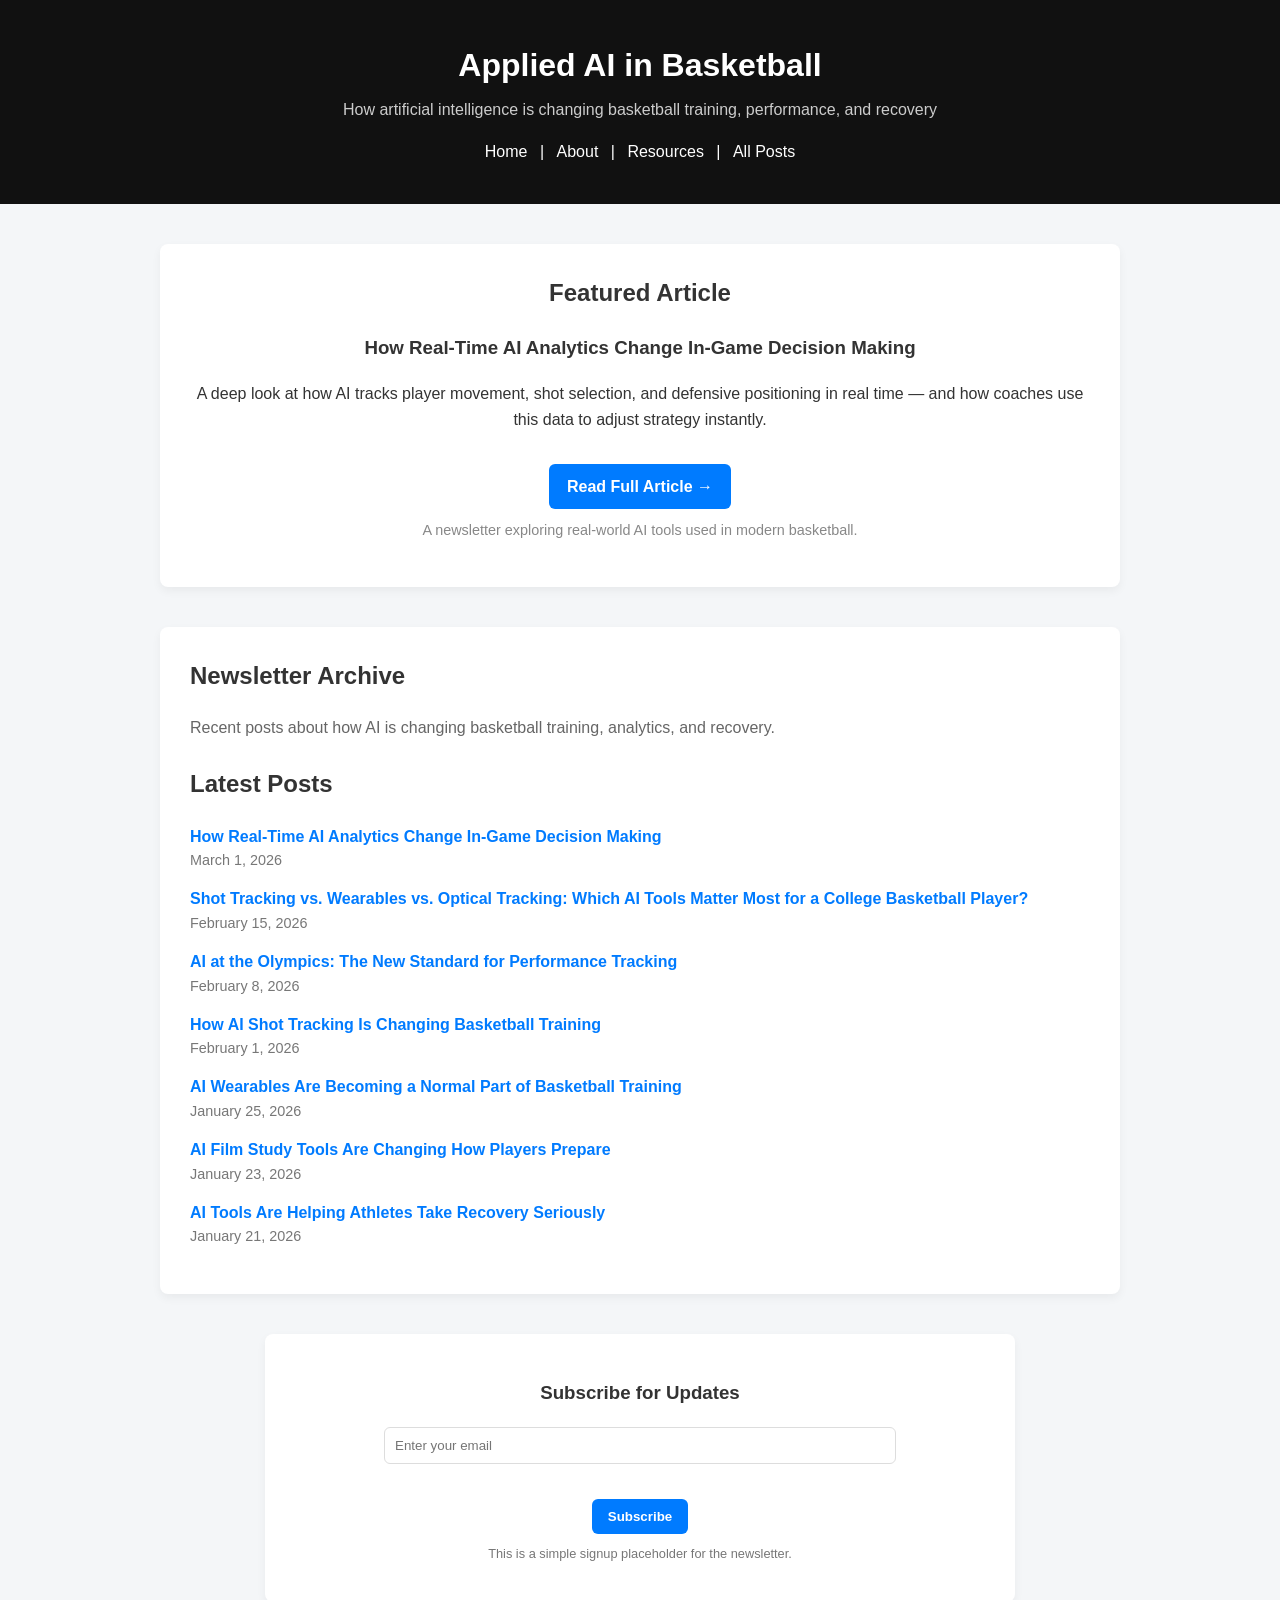
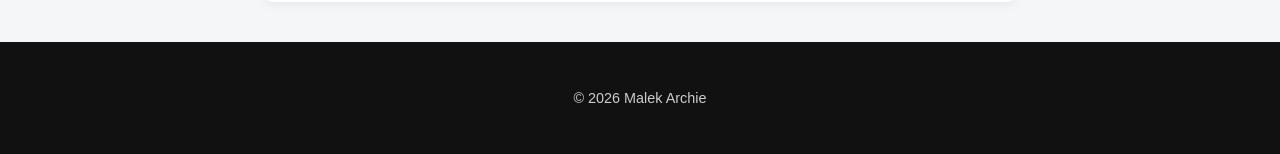
<file: index.html>
<!DOCTYPE html>
<html lang="en">
<head>
    <meta charset="UTF-8">
    <title>Applied AI in Basketball</title>
    <meta name="viewport" content="width=device-width, initial-scale=1.0">
    <link rel="stylesheet" href="style.css">
</head>

<body>

<header>
    <h1>Applied AI in Basketball</h1>
    <p class="tagline">How artificial intelligence is changing basketball training, performance, and recovery</p>

    <nav>
        <a href="index.html">Home</a> |
        <a href="about.html">About</a> |
        <a href="resources.html">Resources</a> |
        <a href="index.html#posts">All Posts</a>
    </nav>
</header>

<!-- HERO FEATURE -->
<section class="hero">

    <h2>Featured Article</h2>

    <h3>
        <a href="real-time-ai-analytics.html" style="color:inherit;text-decoration:none;">
            How Real-Time AI Analytics Change In-Game Decision Making
        </a>
    </h3>

    <p>
        A deep look at how AI tracks player movement, shot selection, and defensive positioning
        in real time — and how coaches use this data to adjust strategy instantly.
    </p>

    <a class="hero-button" href="real-time-ai-analytics.html">
        Read Full Article →
    </a>

    <p style="color:#888;font-size:0.9rem;margin-top:10px;">
        A newsletter exploring real-world AI tools used in modern basketball.
    </p>

</section>

<!-- POST ARCHIVE -->
<main id="posts">

<h2 style="margin-top:0;">Newsletter Archive</h2>

<p style="color:#666;margin-bottom:25px;">
Recent posts about how AI is changing basketball training, analytics, and recovery.
</p>

<h2>Latest Posts</h2>

<ul class="post-list">

<li>
<a href="real-time-ai-analytics.html">
How Real-Time AI Analytics Change In-Game Decision Making
</a>
<span class="date">March 1, 2026</span>
</li>

<li>
<a href="research-shottracking-comparison.html">
Shot Tracking vs. Wearables vs. Optical Tracking: Which AI Tools Matter Most for a College Basketball Player?
</a>
<span class="date">February 15, 2026</span>
</li>

<li>
<a href="ai-olympic-tracking.html">
AI at the Olympics: The New Standard for Performance Tracking
</a>
<span class="date">February 8, 2026</span>
</li>

<li>
<a href="ai-shot-tracking-basketball.html">
How AI Shot Tracking Is Changing Basketball Training
</a>
<span class="date">February 1, 2026</span>
</li>

<li>
<a href="ai-wearables-basketball.html">
AI Wearables Are Becoming a Normal Part of Basketball Training
</a>
<span class="date">January 25, 2026</span>
</li>

<li>
<a href="ai-film-study-basketball.html">
AI Film Study Tools Are Changing How Players Prepare
</a>
<span class="date">January 23, 2026</span>
</li>

<li>
<a href="ai-recovery-tools-basketball.html">
AI Tools Are Helping Athletes Take Recovery Seriously
</a>
<span class="date">January 21, 2026</span>
</li>

</ul>

</main>

<!-- EMAIL SIGNUP -->
<section class="email-signup">

<h3>Subscribe for Updates</h3>

<form action="https://formspree.io/f/your-form-id" method="POST">

<input
type="email"
name="email"
placeholder="Enter your email"
required
>

<br><br>

<button type="submit">
Subscribe
</button>

<p style="font-size:0.8rem;color:#777;margin-top:10px;">
This is a simple signup placeholder for the newsletter.
</p>

</form>

</section>

<footer>

<p>© 2026 Malek Archie</p>

</footer>

</body>

</html>
</file>
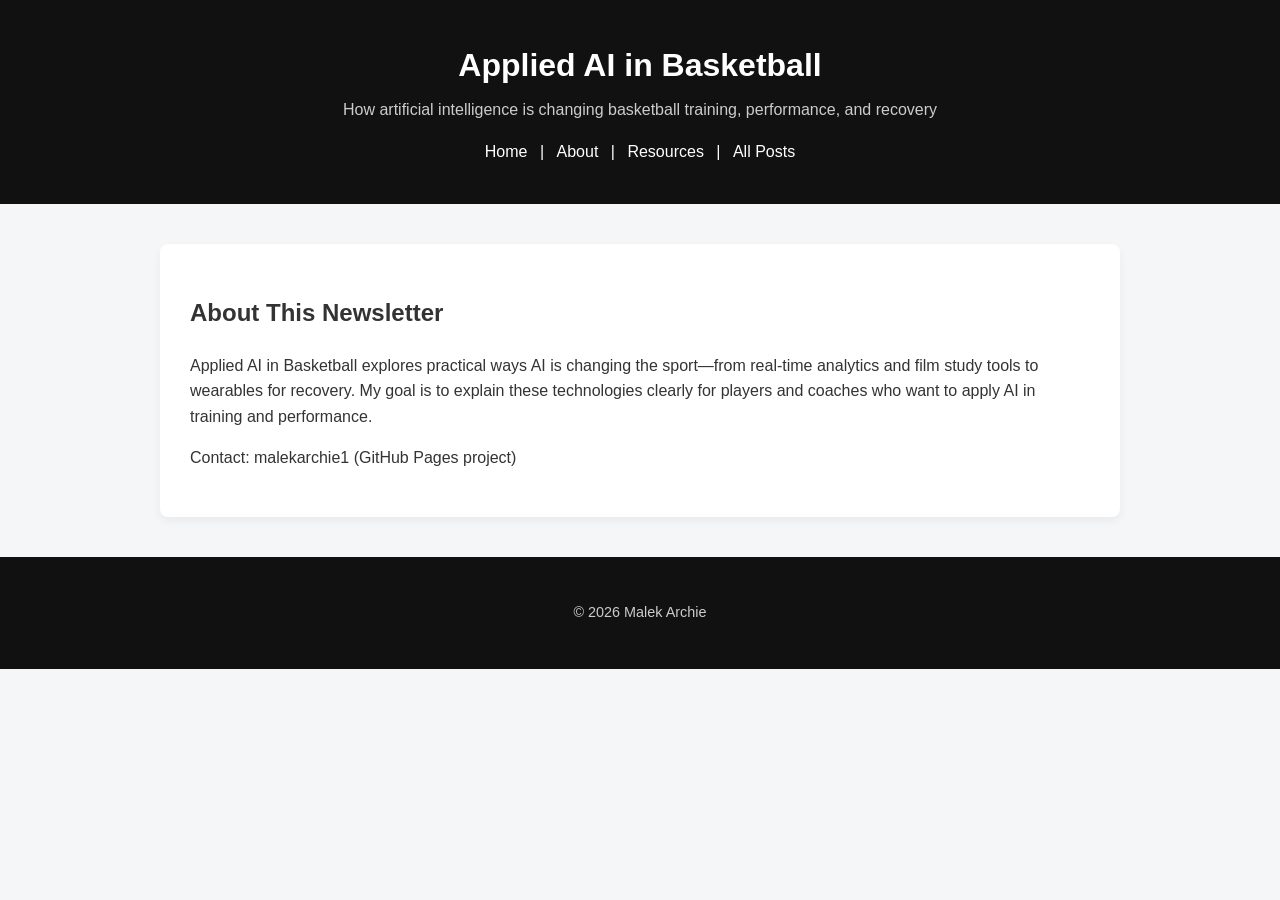
<file: about.html>
<!DOCTYPE html>
<html lang="en">
<head>
    <meta charset="UTF-8">
    <title>About - Applied AI in Basketball</title>
    <meta name="viewport" content="width=device-width, initial-scale=1.0">
    <link rel="stylesheet" href="style.css">
</head>
<body>

<header>
    <h1>Applied AI in Basketball</h1>
    <p class="tagline">How artificial intelligence is changing basketball training, performance, and recovery</p>
    <nav>
        <a href="index.html">Home</a> |
        <a href="about.html">About</a> |
        <a href="resources.html">Resources</a> |
        <a href="index.html#posts">All Posts</a>
    </nav>
</header>

<main>
    <h2>About This Newsletter</h2>
    <p>Applied AI in Basketball explores practical ways AI is changing the sport—from real-time analytics and film study tools to wearables for recovery. My goal is to explain these technologies clearly for players and coaches who want to apply AI in training and performance.</p>
    <p>Contact: malekarchie1 (GitHub Pages project)</p>
</main>

<footer>
    <p>&copy; 2026 Malek Archie</p>
</footer>

</body>
</html>
</file>
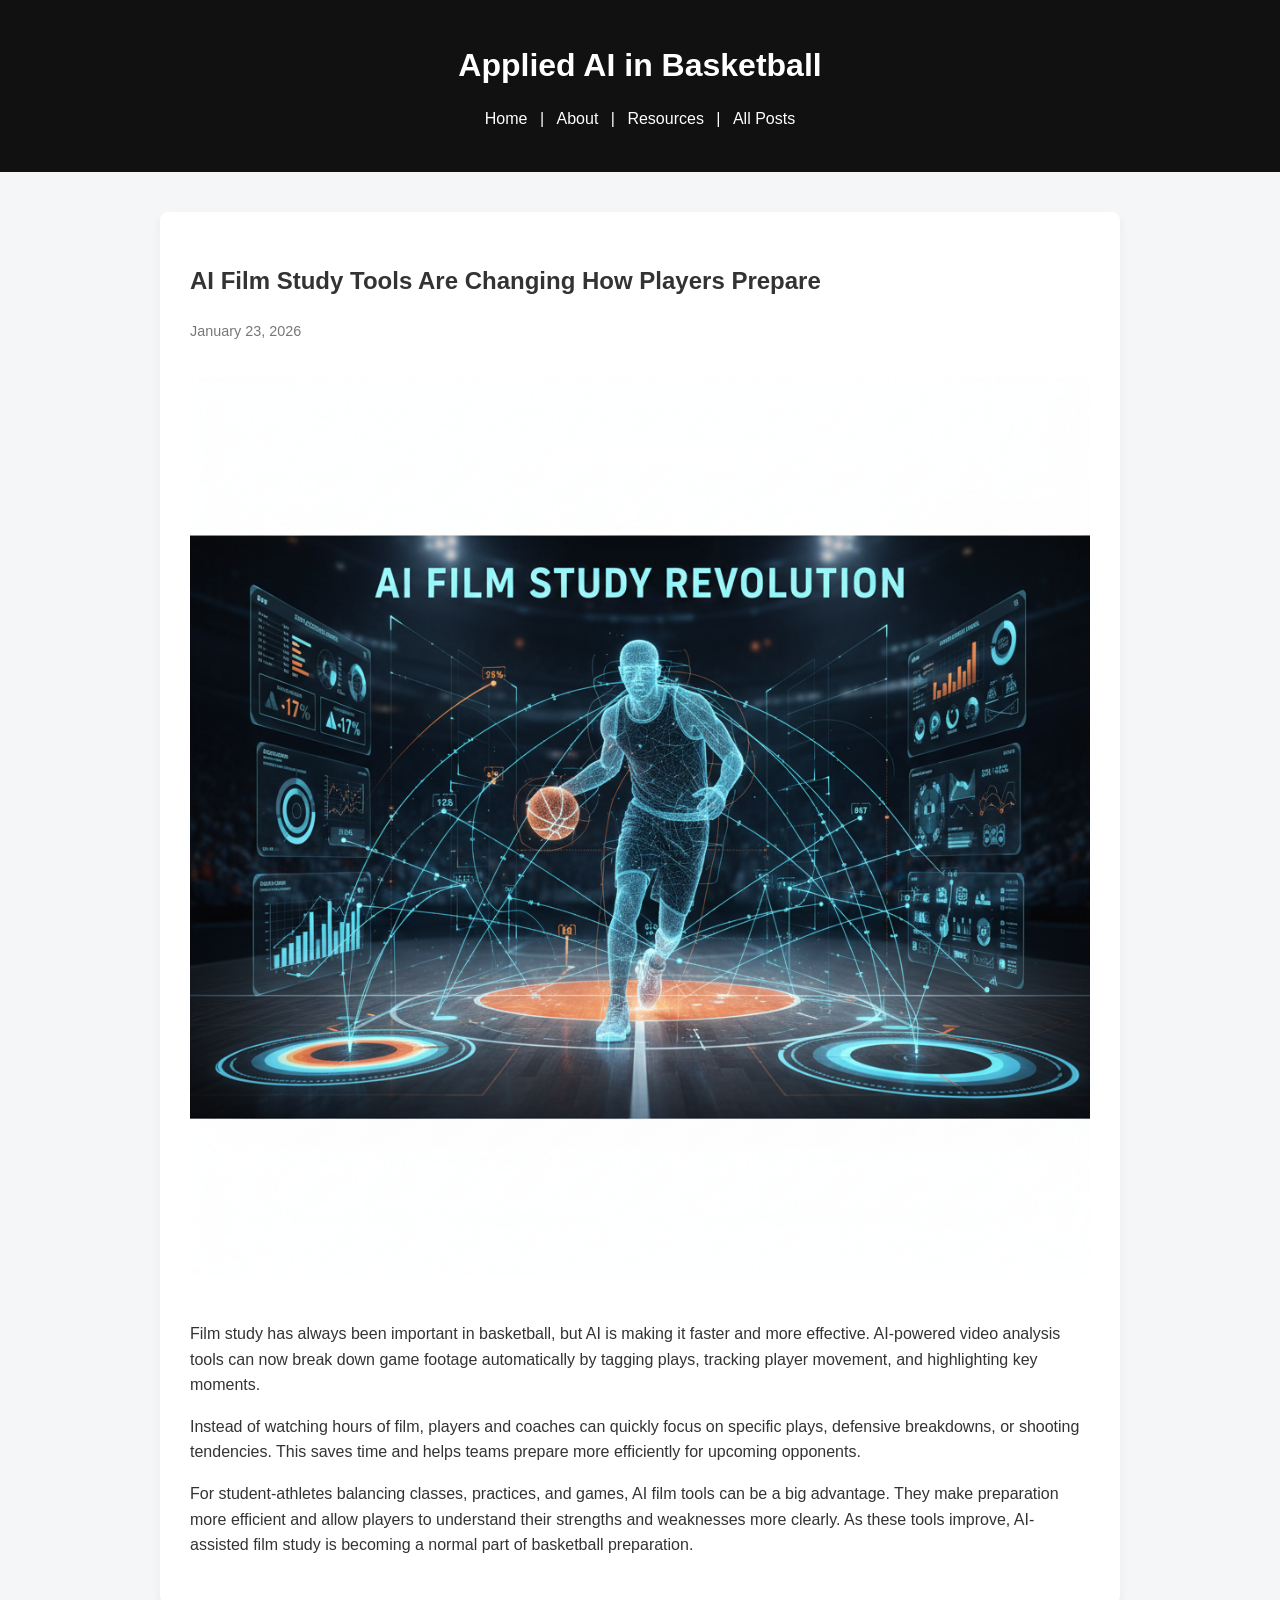
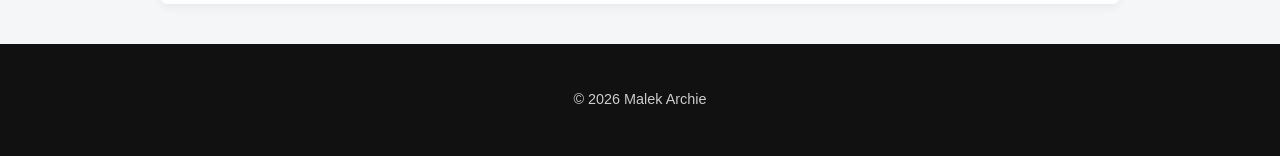
<file: ai-film-study-basketball.html>
<!DOCTYPE html>
<html lang="en">
<head>
    <meta charset="UTF-8">
    <title>AI Film Study Tools Are Changing How Players Prepare</title>
    <meta name="viewport" content="width=device-width, initial-scale=1.0">
    <link rel="stylesheet" href="style.css">
</head>
<body>

<header>
    <h1>Applied AI in Basketball</h1>
    <nav>
        <a href="index.html">Home</a> |
        <a href="about.html">About</a> |
        <a href="resources.html">Resources</a> |
        <a href="index.html#posts">All Posts</a>
    </nav>
</header>

<main>
    <article>
        <h2>AI Film Study Tools Are Changing How Players Prepare</h2>
        <p class="date">January 23, 2026</p>

        <img src="images/ai-film-header.PNG" alt="AI Film Study Revolution analysis showing holographic player tracking and data metrics" class="post-image">

        <p>Film study has always been important in basketball, but AI is making it faster and more effective. AI-powered video analysis tools can now break down game footage automatically by tagging plays, tracking player movement, and highlighting key moments.</p>

        <p>Instead of watching hours of film, players and coaches can quickly focus on specific plays, defensive breakdowns, or shooting tendencies. This saves time and helps teams prepare more efficiently for upcoming opponents.</p>

        <p>For student-athletes balancing classes, practices, and games, AI film tools can be a big advantage. They make preparation more efficient and allow players to understand their strengths and weaknesses more clearly. As these tools improve, AI-assisted film study is becoming a normal part of basketball preparation.</p>
    </article>
</main>

<footer>
    <p>&copy; 2026 Malek Archie</p>
</footer>

</body>
</html>
</file>
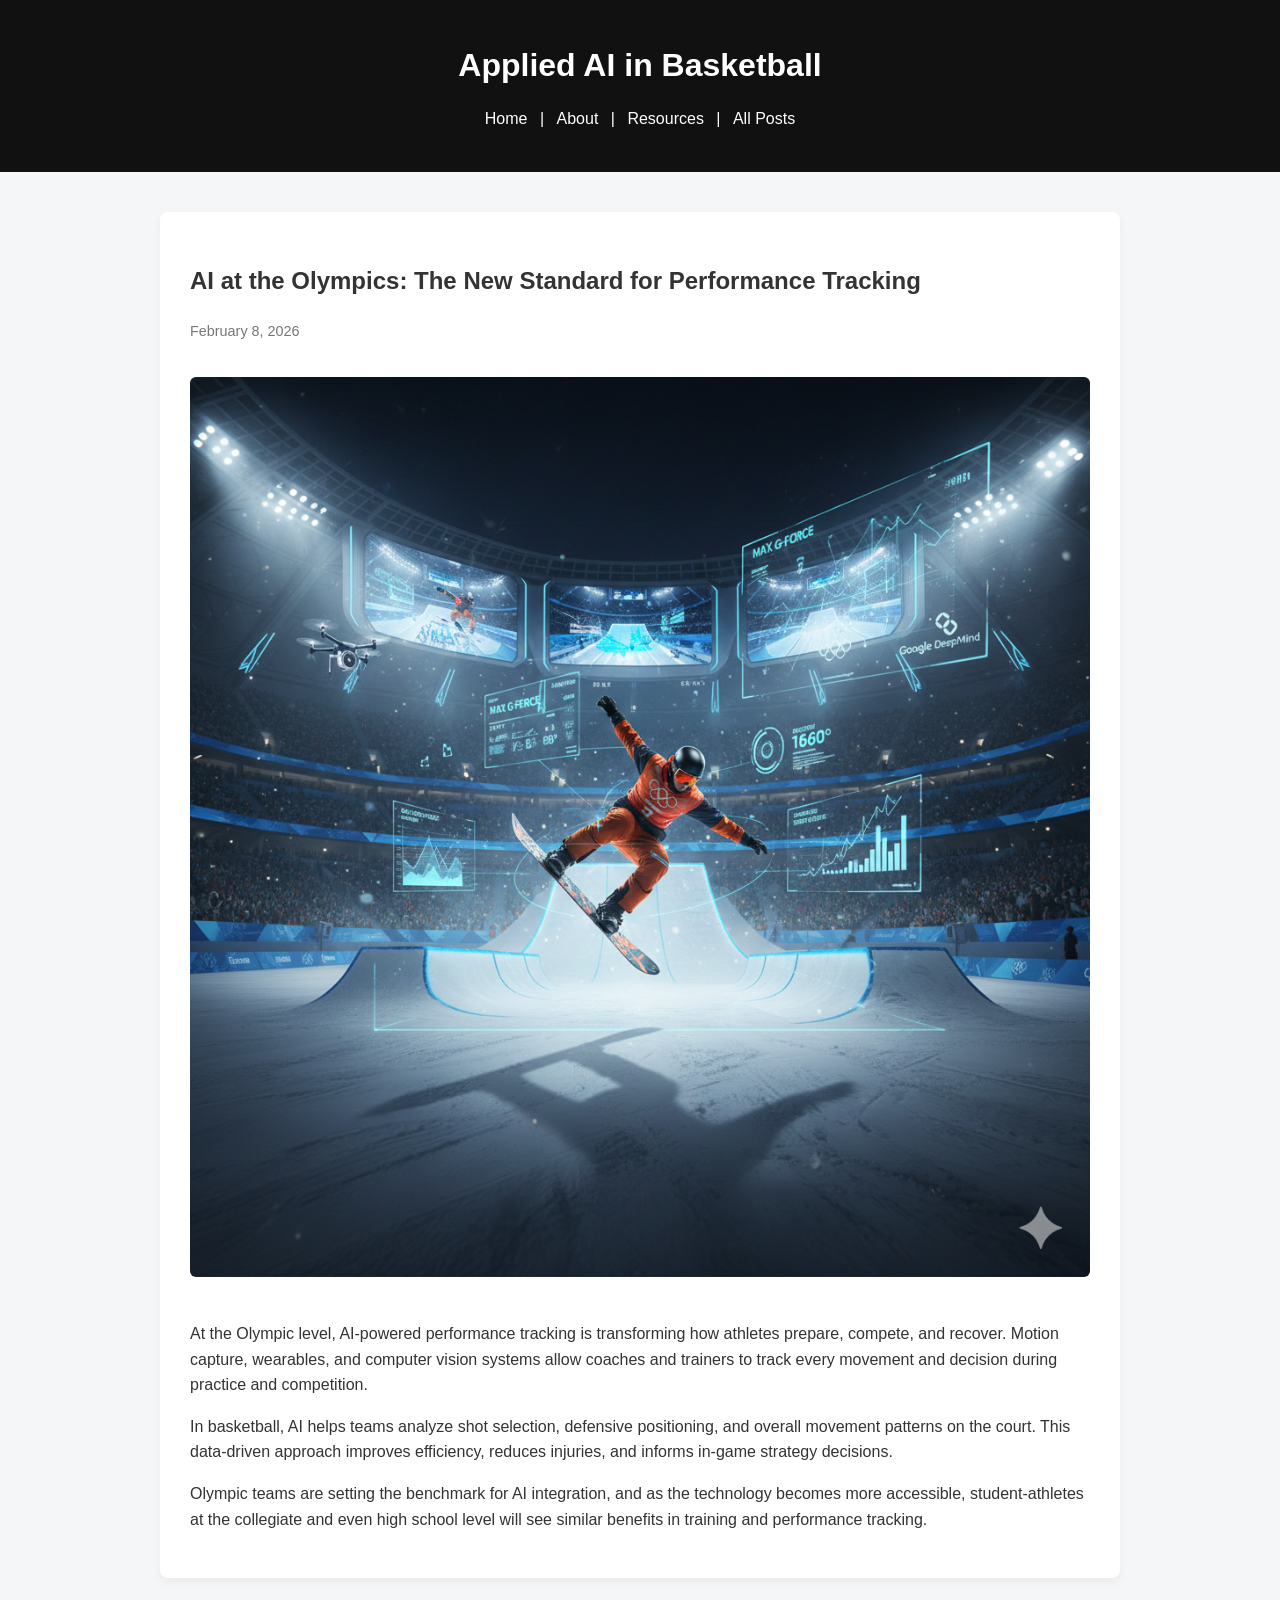
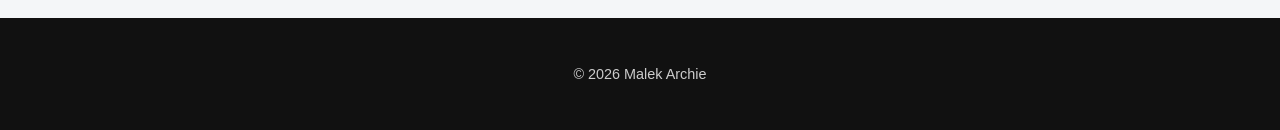
<file: ai-olympic-tracking.html>
<!DOCTYPE html>
<html lang="en">
<head>
    <meta charset="UTF-8">
    <title>AI at the Olympics: The New Standard for Performance Tracking</title>
    <meta name="viewport" content="width=device-width, initial-scale=1.0">
    <link rel="stylesheet" href="style.css">
</head>
<body>

<header>
    <h1>Applied AI in Basketball</h1>
    <nav>
        <a href="index.html">Home</a> |
        <a href="about.html">About</a> |
        <a href="resources.html">Resources</a> |
        <a href="index.html#posts">All Posts</a>
    </nav>
</header>

<main>
    <article>
        <h2>AI at the Olympics: The New Standard for Performance Tracking</h2>
        <p class="date">February 8, 2026</p>

        <img src="images/olympics-ai.PNG" alt="Olympic basketball player tracked with AI sensors and analytics dashboard" class="post-image">

        <p>At the Olympic level, AI-powered performance tracking is transforming how athletes prepare, compete, and recover. Motion capture, wearables, and computer vision systems allow coaches and trainers to track every movement and decision during practice and competition.</p>

        <p>In basketball, AI helps teams analyze shot selection, defensive positioning, and overall movement patterns on the court. This data-driven approach improves efficiency, reduces injuries, and informs in-game strategy decisions.</p>

        <p>Olympic teams are setting the benchmark for AI integration, and as the technology becomes more accessible, student-athletes at the collegiate and even high school level will see similar benefits in training and performance tracking.</p>
    </article>
</main>

<footer>
    <p>&copy; 2026 Malek Archie</p>
</footer>

</body>
</html>
</file>
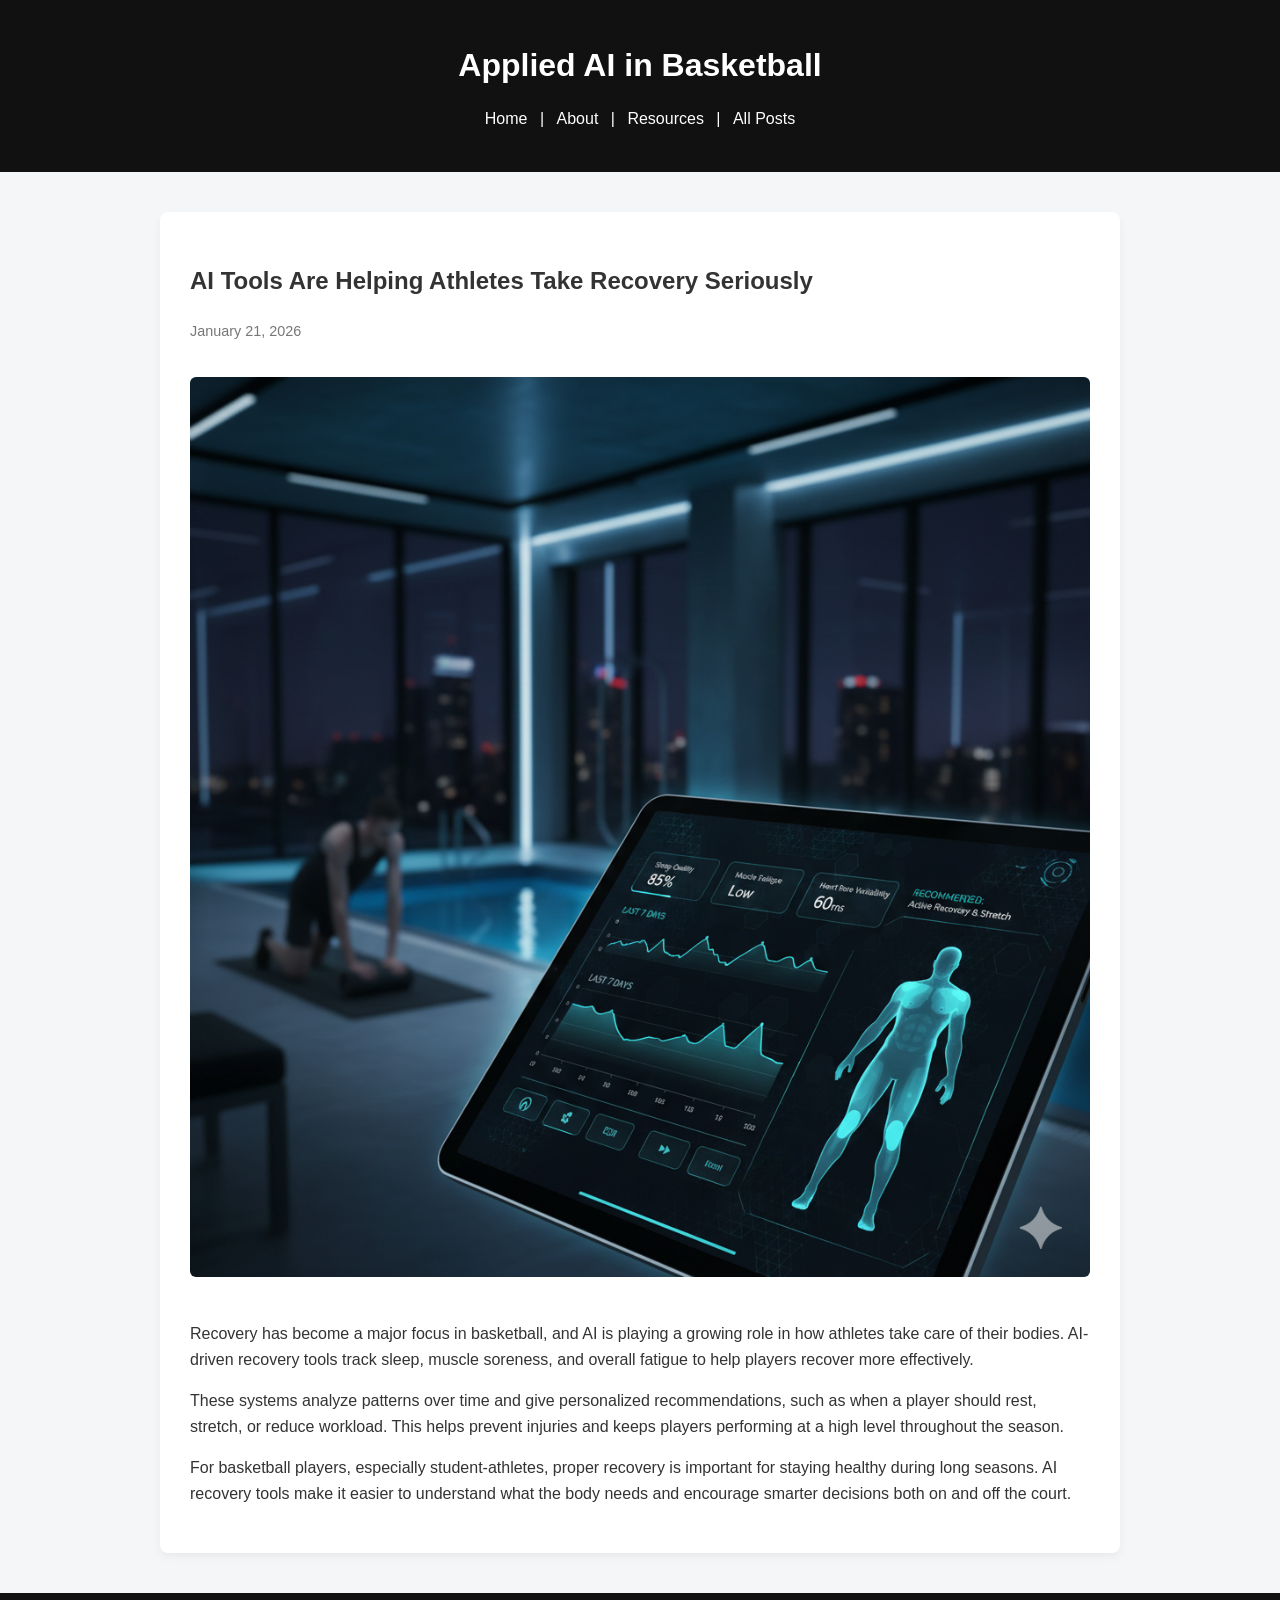
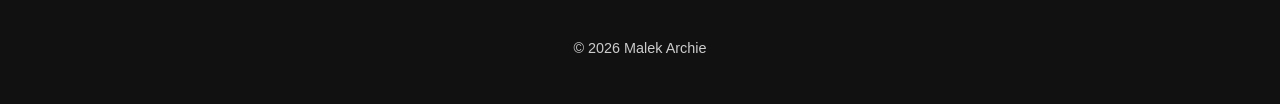
<file: ai-recovery-tools-basketball.html>
<!DOCTYPE html>
<html lang="en">
<head>
    <meta charset="UTF-8">
    <title>AI Tools Are Helping Athletes Take Recovery Seriously</title>
    <meta name="viewport" content="width=device-width, initial-scale=1.0">
    <link rel="stylesheet" href="style.css">
</head>
<body>

<header>
    <h1>Applied AI in Basketball</h1>
    <nav>
        <a href="index.html">Home</a> |
        <a href="about.html">About</a> |
        <a href="resources.html">Resources</a> |
        <a href="index.html#posts">All Posts</a>
    </nav>
</header>

<main>
    <article>
        <h2>AI Tools Are Helping Athletes Take Recovery Seriously</h2>
        <p class="date">January 21, 2026</p>

        <img src="images/ai-recovery-header.PNG" alt="AI recovery dashboard showing health metrics" class="post-image">

        <p>Recovery has become a major focus in basketball, and AI is playing a growing role in how athletes take care of their bodies. AI-driven recovery tools track sleep, muscle soreness, and overall fatigue to help players recover more effectively.</p>

        <p>These systems analyze patterns over time and give personalized recommendations, such as when a player should rest, stretch, or reduce workload. This helps prevent injuries and keeps players performing at a high level throughout the season.</p>

        <p>For basketball players, especially student-athletes, proper recovery is important for staying healthy during long seasons. AI recovery tools make it easier to understand what the body needs and encourage smarter decisions both on and off the court.</p>
    </article>
</main>

<footer>
    <p>&copy; 2026 Malek Archie</p>
</footer>

</body>
</html>
</file>
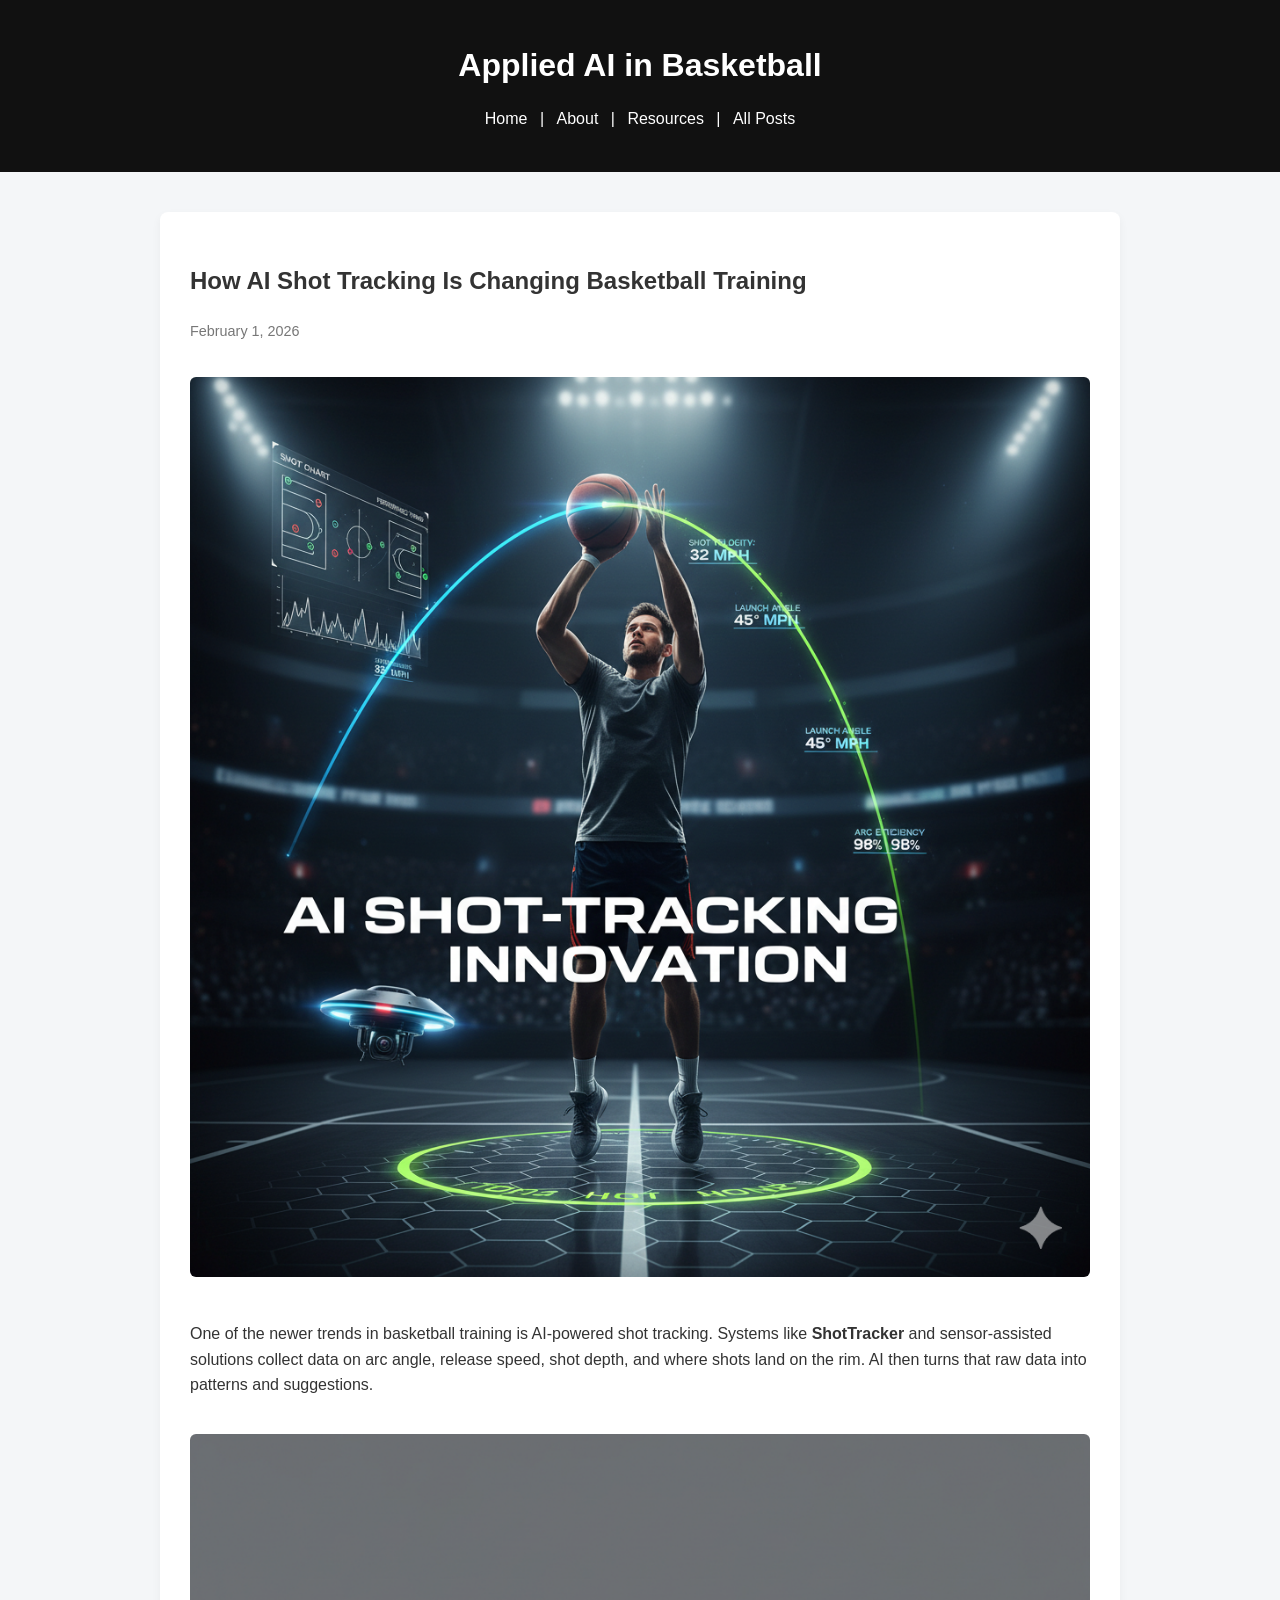
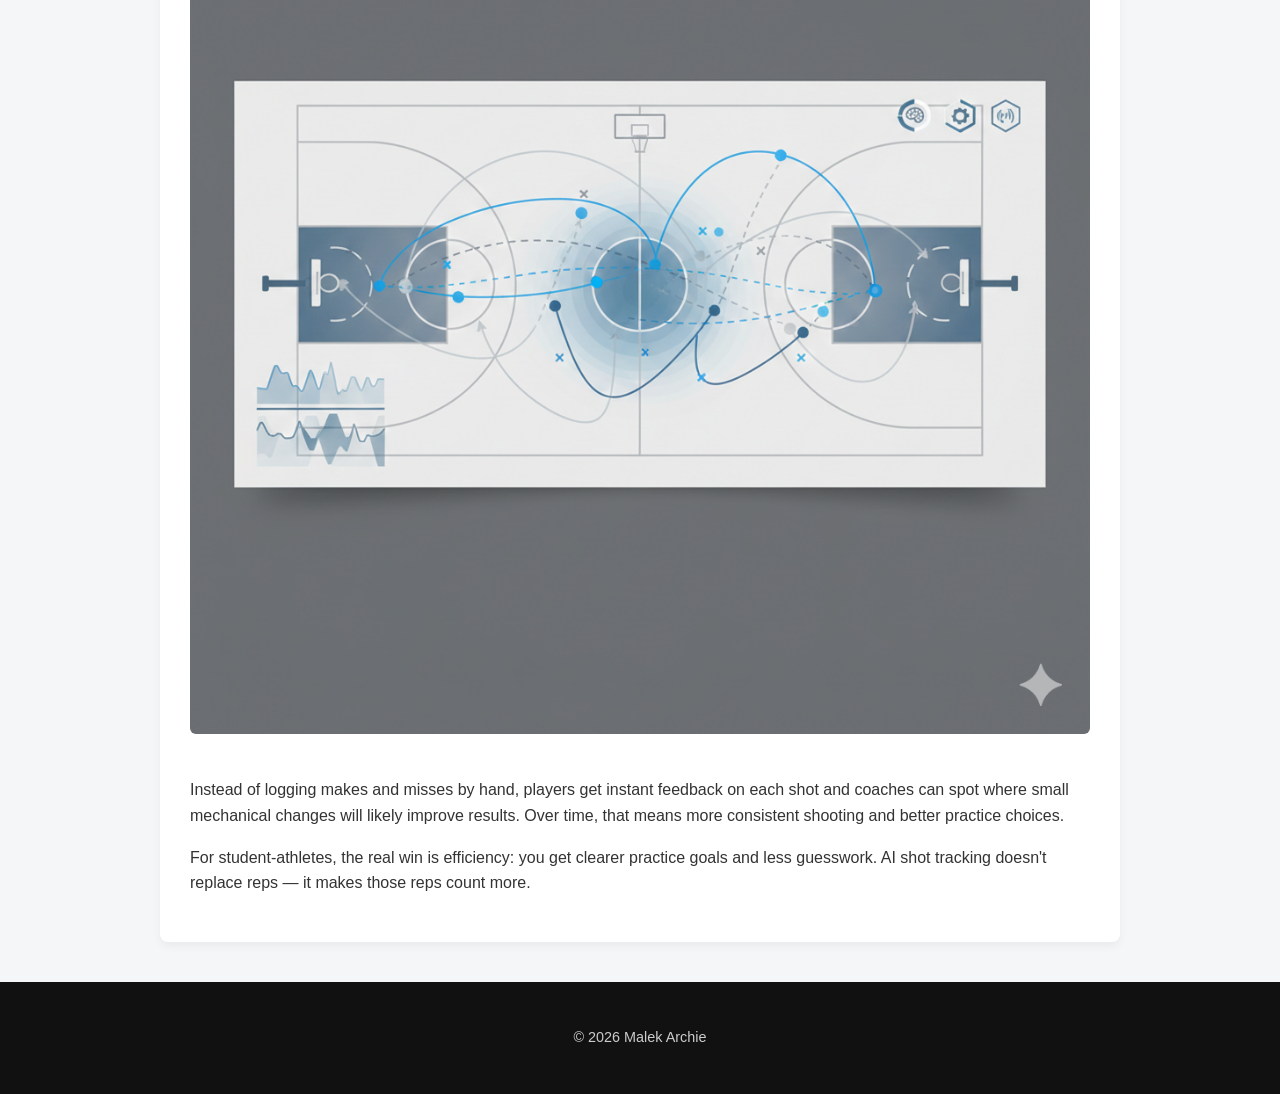
<file: ai-shot-tracking-basketball.html>
<!DOCTYPE html>
<html lang="en">
<head>
    <meta charset="UTF-8">
    <title>How AI Shot Tracking Is Changing Basketball Training</title>
    <meta name="viewport" content="width=device-width, initial-scale=1.0">
    <link rel="stylesheet" href="style.css">
</head>
<body>

<header>
    <h1>Applied AI in Basketball</h1>
    <nav>
        <a href="index.html">Home</a> |
        <a href="about.html">About</a> |
        <a href="resources.html">Resources</a> |
        <a href="index.html#posts">All Posts</a>
    </nav>
</header>

<main>
    <article>
        <h2>How AI Shot Tracking Is Changing Basketball Training</h2>
        <p class="date">February 1, 2026</p>

        <img src="images/ai-shot-tracking-header.PNG" alt="Illustration of a basketball court with AI overlays showing shot arcs and player movement" class="post-image">

        <p>One of the newer trends in basketball training is AI-powered shot tracking. Systems like <strong>ShotTracker</strong> and sensor-assisted solutions collect data on arc angle, release speed, shot depth, and where shots land on the rim. AI then turns that raw data into patterns and suggestions.</p>

        <img src="images/ai-shot-concept.PNG" alt="Concept visualization of basketball analytics: charts, shot map, and icons representing AI insights" class="post-image">

        <p>Instead of logging makes and misses by hand, players get instant feedback on each shot and coaches can spot where small mechanical changes will likely improve results. Over time, that means more consistent shooting and better practice choices.</p>

        <p>For student-athletes, the real win is efficiency: you get clearer practice goals and less guesswork. AI shot tracking doesn't replace reps — it makes those reps count more.</p>
    </article>
</main>

<footer>
    <p>&copy; 2026 Malek Archie</p>
</footer>

</body>
</html>
</file>
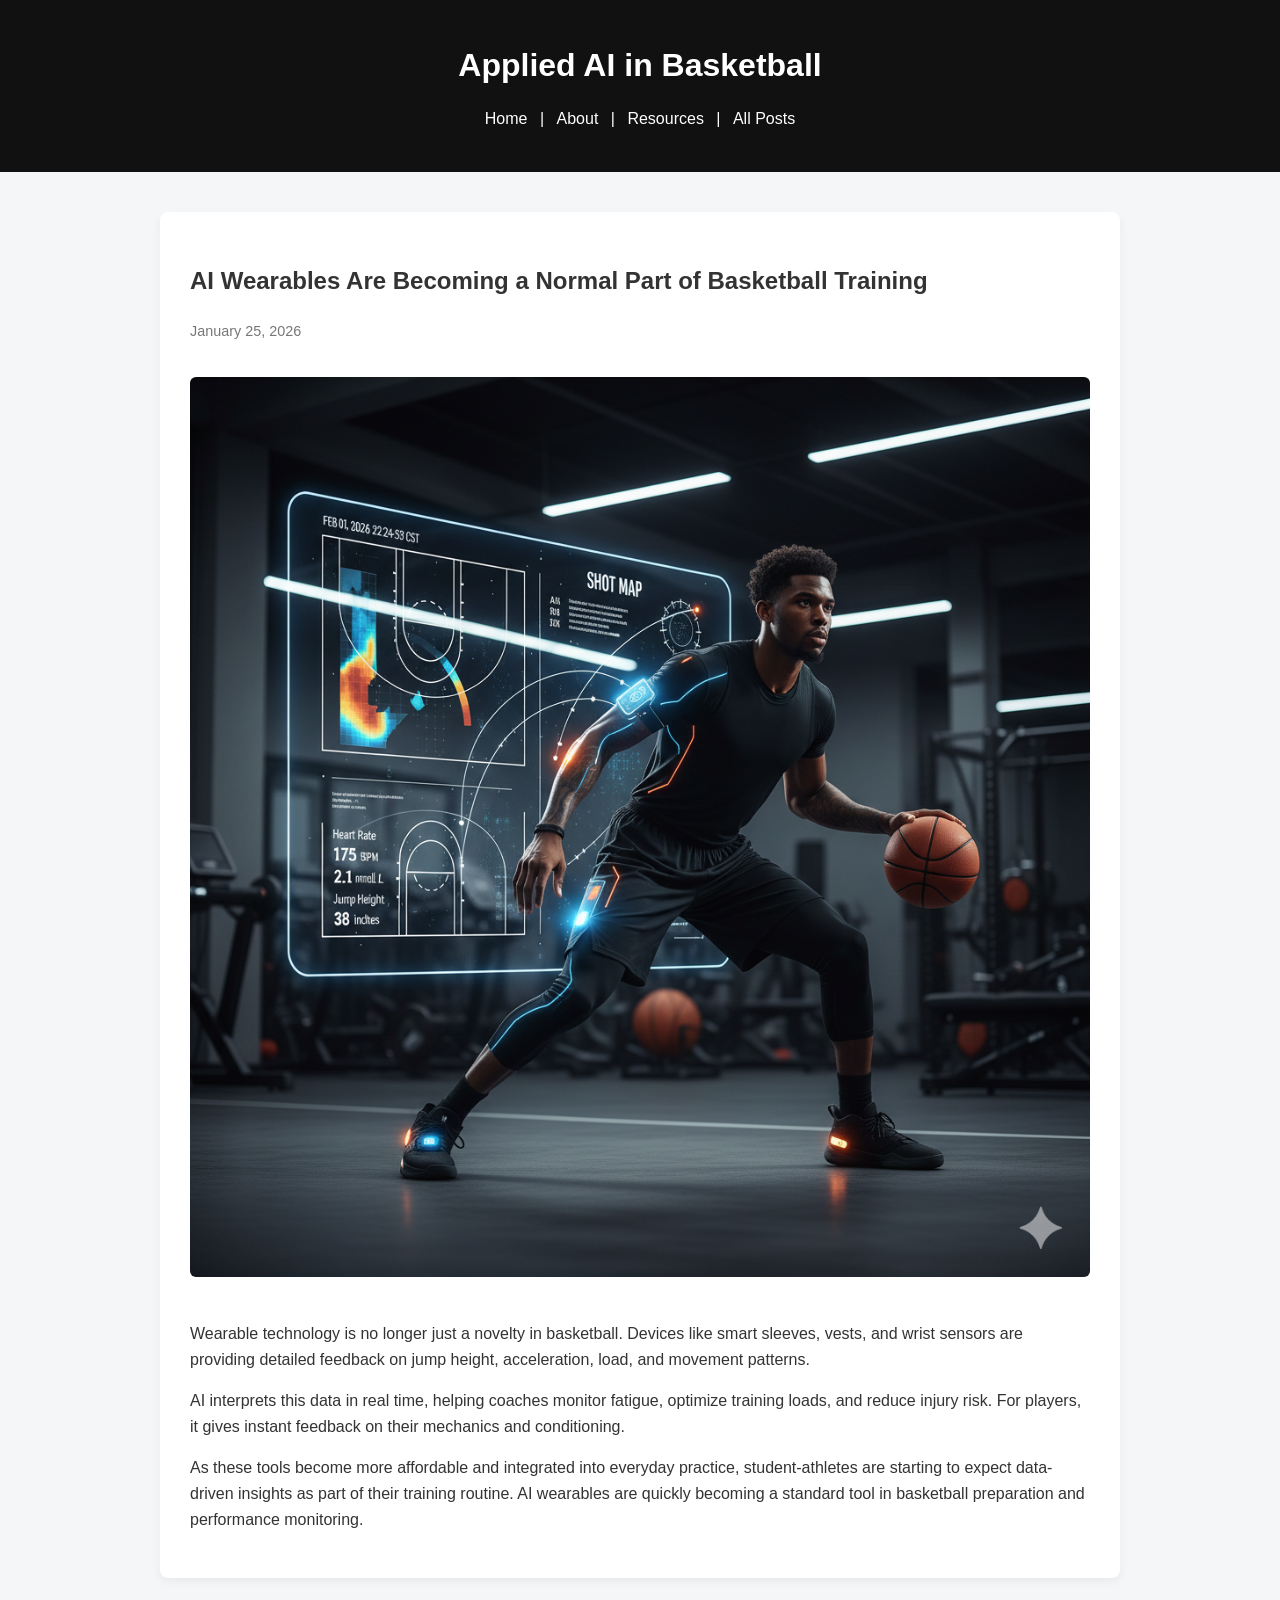
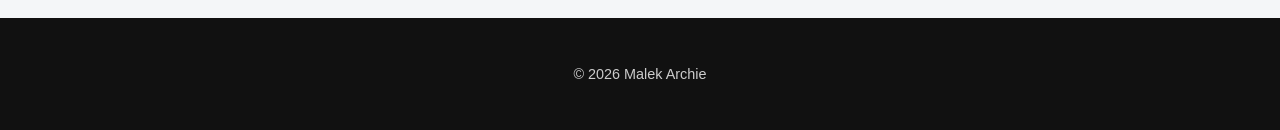
<file: ai-wearables-basketball.html>
<!DOCTYPE html>
<html lang="en">
<head>
    <meta charset="UTF-8">
    <title>AI Wearables Are Becoming a Normal Part of Basketball Training</title>
    <meta name="viewport" content="width=device-width, initial-scale=1.0">
    <link rel="stylesheet" href="style.css">
</head>
<body>

<header>
    <h1>Applied AI in Basketball</h1>
    <nav>
        <a href="index.html">Home</a> |
        <a href="about.html">About</a> |
        <a href="resources.html">Resources</a> |
        <a href="index.html#posts">All Posts</a>
    </nav>
</header>

<main>
    <article>
        <h2>AI Wearables Are Becoming a Normal Part of Basketball Training</h2>
        <p class="date">January 25, 2026</p>

        <img src="images/ai-wearables-header.PNG" alt="Basketball player wearing AI-powered wearable sensor devices" class="post-image">

        <p>Wearable technology is no longer just a novelty in basketball. Devices like smart sleeves, vests, and wrist sensors are providing detailed feedback on jump height, acceleration, load, and movement patterns.</p>

        <p>AI interprets this data in real time, helping coaches monitor fatigue, optimize training loads, and reduce injury risk. For players, it gives instant feedback on their mechanics and conditioning.</p>

        <p>As these tools become more affordable and integrated into everyday practice, student-athletes are starting to expect data-driven insights as part of their training routine. AI wearables are quickly becoming a standard tool in basketball preparation and performance monitoring.</p>
    </article>
</main>

<footer>
    <p>&copy; 2026 Malek Archie</p>
</footer>

</body>
</html>
</file>
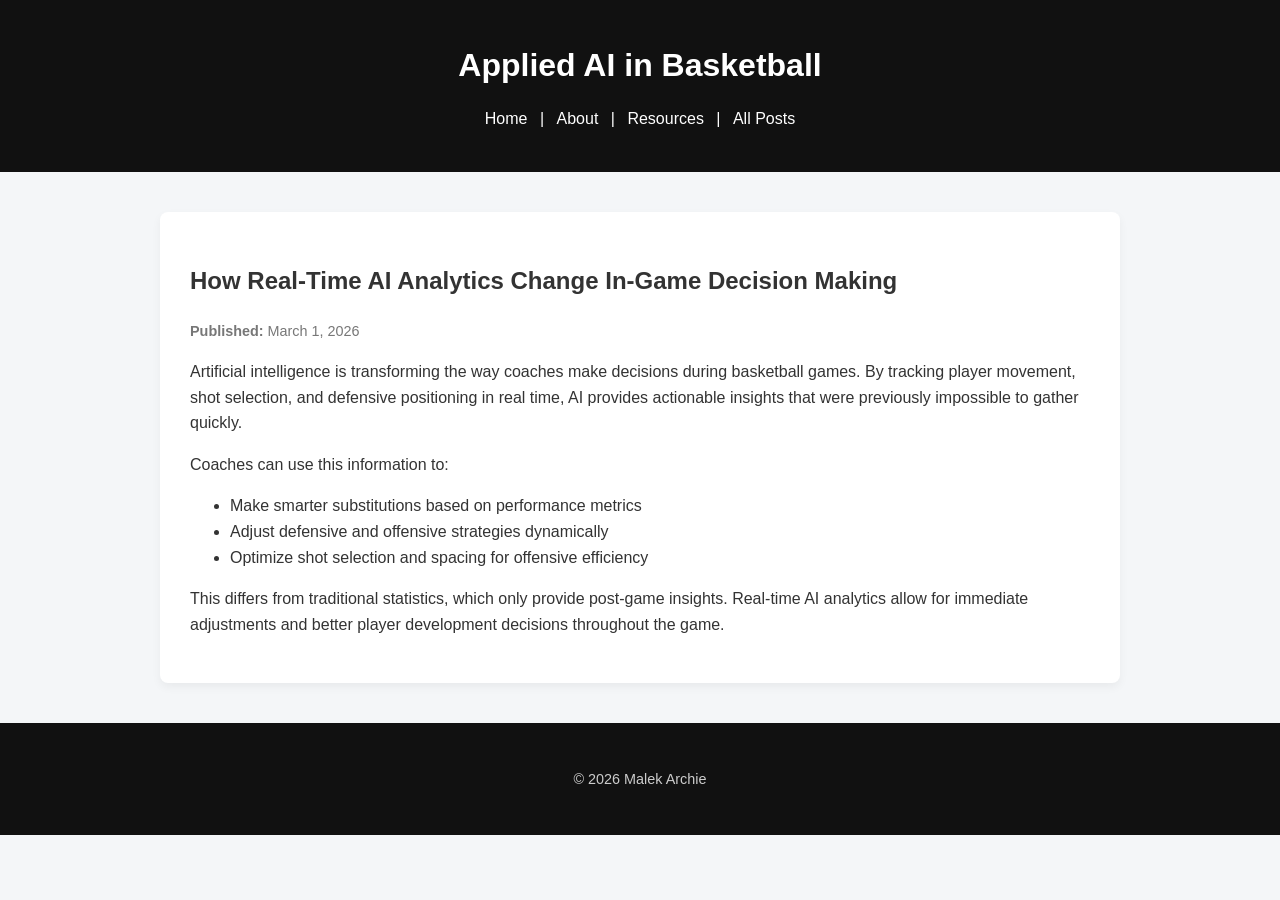
<file: real-time-ai-analytics.html>
<!DOCTYPE html>
<html lang="en">
<head>
    <meta charset="UTF-8">
    <title>How Real-Time AI Analytics Change In-Game Decision Making</title>
    <meta name="viewport" content="width=device-width, initial-scale=1.0">
    <link rel="stylesheet" href="style.css">
</head>
<body>

<header>
    <h1>Applied AI in Basketball</h1>
    <nav>
        <a href="index.html">Home</a> |
        <a href="about.html">About</a> |
        <a href="resources.html">Resources</a> |
        <a href="index.html#posts">All Posts</a>
    </nav>
</header>

<main>
    <h2>How Real-Time AI Analytics Change In-Game Decision Making</h2>
    <p class="date"><strong>Published:</strong> March 1, 2026</p>

    <p>Artificial intelligence is transforming the way coaches make decisions during basketball games. By tracking player movement, shot selection, and defensive positioning in real time, AI provides actionable insights that were previously impossible to gather quickly.</p>

    <p>Coaches can use this information to:</p>
    <ul>
        <li>Make smarter substitutions based on performance metrics</li>
        <li>Adjust defensive and offensive strategies dynamically</li>
        <li>Optimize shot selection and spacing for offensive efficiency</li>
    </ul>

    <p>This differs from traditional statistics, which only provide post-game insights. Real-time AI analytics allow for immediate adjustments and better player development decisions throughout the game.</p>
</main>

<footer>
    <p>&copy; 2026 Malek Archie</p>
</footer>

</body>
</html>
</file>
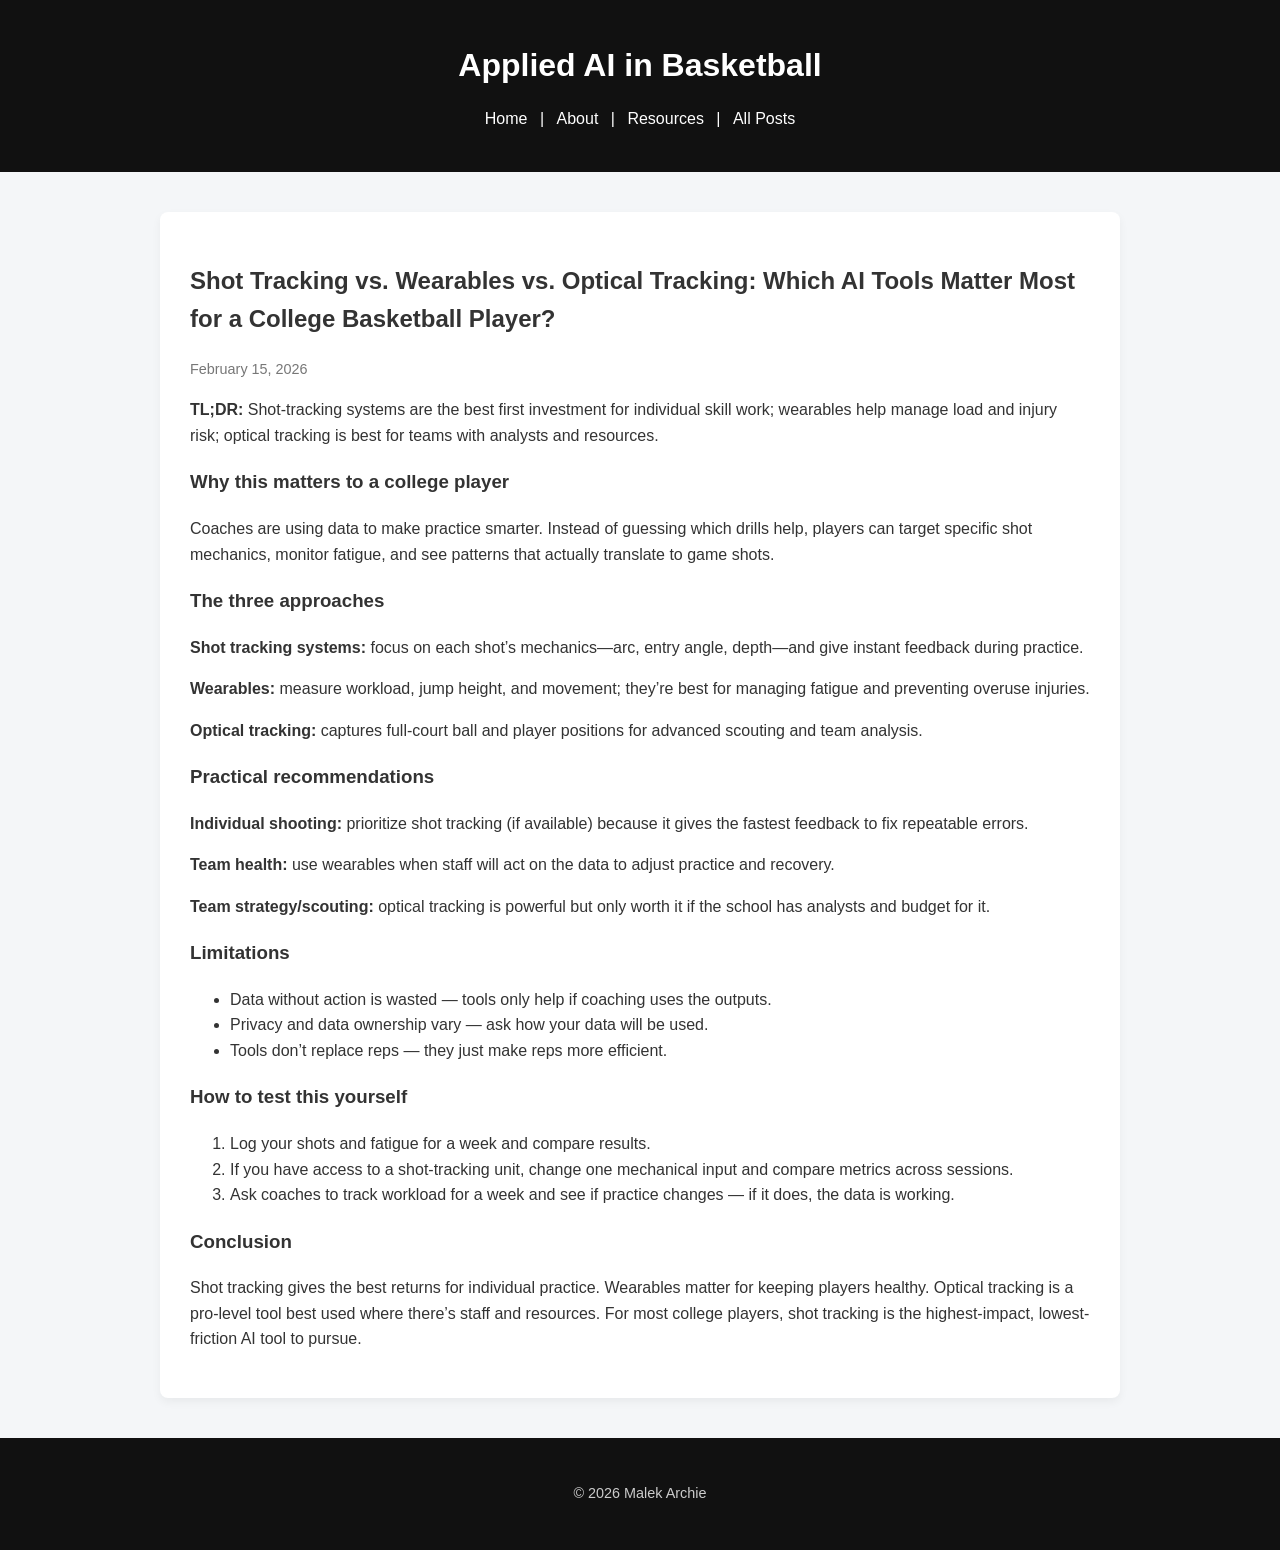
<file: research-shottracking-comparison.html>
<!DOCTYPE html>
<html lang="en">
<head>
    <meta charset="utf-8">
    <meta name="viewport" content="width=device-width, initial-scale=1">
    <title>Shot Tracking vs Wearables vs Optical Tracking - Applied AI in Basketball</title>
    <link rel="stylesheet" href="style.css">
</head>
<body>

<header>
    <h1>Applied AI in Basketball</h1>
    <nav>
        <a href="index.html">Home</a> |
        <a href="about.html">About</a> |
        <a href="resources.html">Resources</a> |
        <a href="index.html#posts">All Posts</a>
    </nav>
</header>

<main>
    <article>
        <h2>Shot Tracking vs. Wearables vs. Optical Tracking: Which AI Tools Matter Most for a College Basketball Player?</h2>
        <p class="date">February 15, 2026</p>

        <p><strong>TL;DR:</strong> Shot-tracking systems are the best first investment for individual skill work; wearables help manage load and injury risk; optical tracking is best for teams with analysts and resources.</p>

        <h3>Why this matters to a college player</h3>
        <p>Coaches are using data to make practice smarter. Instead of guessing which drills help, players can target specific shot mechanics, monitor fatigue, and see patterns that actually translate to game shots.</p>

        <h3>The three approaches</h3>
        <p><strong>Shot tracking systems:</strong> focus on each shot’s mechanics—arc, entry angle, depth—and give instant feedback during practice.</p>
        <p><strong>Wearables:</strong> measure workload, jump height, and movement; they’re best for managing fatigue and preventing overuse injuries.</p>
        <p><strong>Optical tracking:</strong> captures full-court ball and player positions for advanced scouting and team analysis.</p>

        <h3>Practical recommendations</h3>
        <p><strong>Individual shooting:</strong> prioritize shot tracking (if available) because it gives the fastest feedback to fix repeatable errors.</p>
        <p><strong>Team health:</strong> use wearables when staff will act on the data to adjust practice and recovery.</p>
        <p><strong>Team strategy/scouting:</strong> optical tracking is powerful but only worth it if the school has analysts and budget for it.</p>

        <h3>Limitations</h3>
        <ul>
            <li>Data without action is wasted — tools only help if coaching uses the outputs.</li>
            <li>Privacy and data ownership vary — ask how your data will be used.</li>
            <li>Tools don’t replace reps — they just make reps more efficient.</li>
        </ul>

        <h3>How to test this yourself</h3>
        <ol>
            <li>Log your shots and fatigue for a week and compare results.</li>
            <li>If you have access to a shot-tracking unit, change one mechanical input and compare metrics across sessions.</li>
            <li>Ask coaches to track workload for a week and see if practice changes — if it does, the data is working.</li>
        </ol>

        <h3>Conclusion</h3>
        <p>Shot tracking gives the best returns for individual practice. Wearables matter for keeping players healthy. Optical tracking is a pro-level tool best used where there’s staff and resources. For most college players, shot tracking is the highest-impact, lowest-friction AI tool to pursue.</p>
    </article>
</main>

<footer>
    <p>&copy; 2026 Malek Archie</p>
</footer>

</body>
</html>
</file>
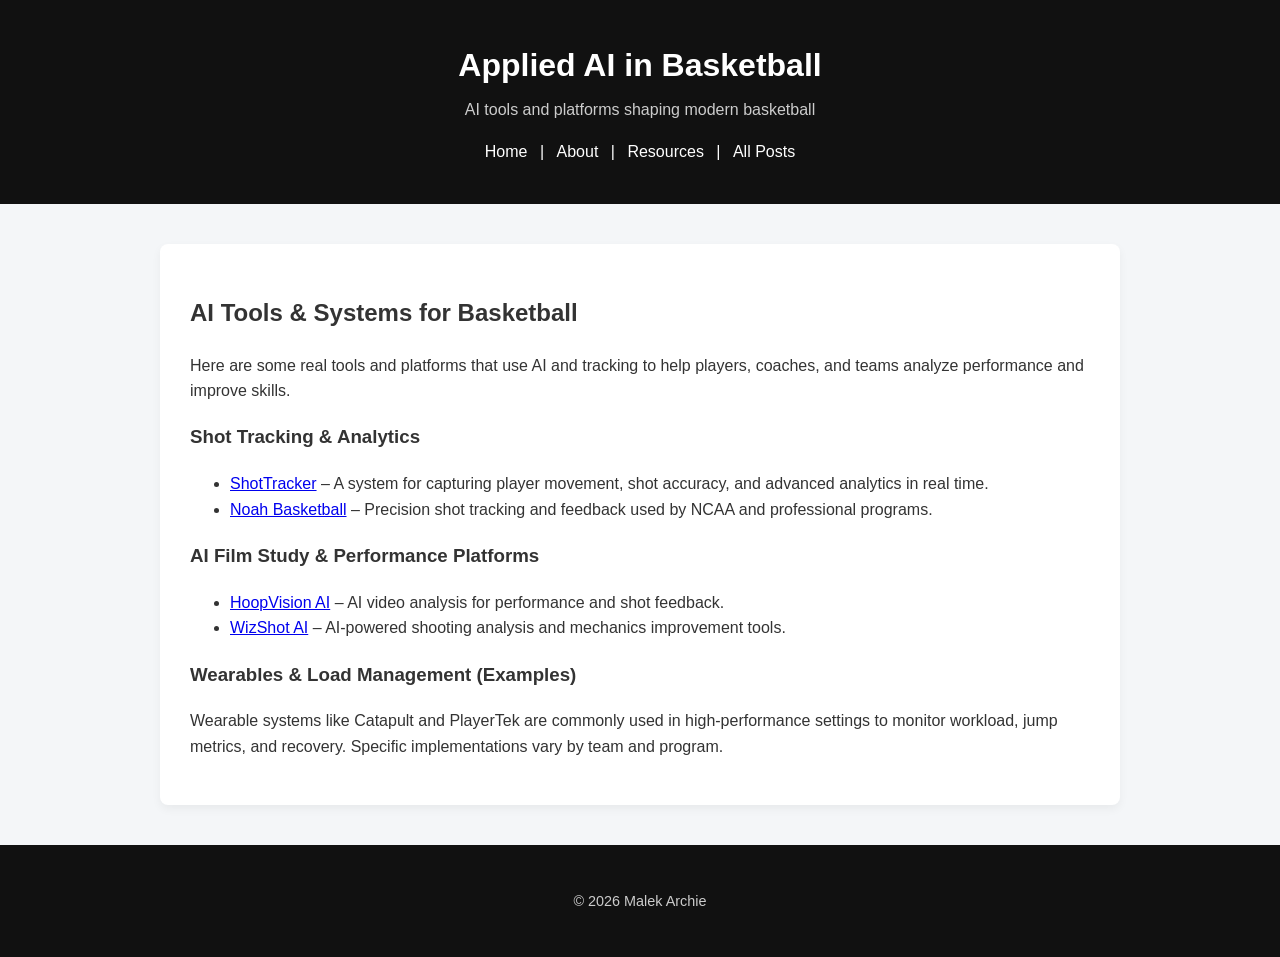
<file: resources.html>
<!DOCTYPE html>
<html lang="en">
<head>
    <meta charset="UTF-8">
    <title>Resources - Applied AI in Basketball</title>
    <meta name="viewport" content="width=device-width, initial-scale=1.0">
    <link rel="stylesheet" href="style.css">
</head>
<body>

<header>
    <h1>Applied AI in Basketball</h1>
    <p class="tagline">AI tools and platforms shaping modern basketball</p>
    <nav>
        <a href="index.html">Home</a> |
        <a href="about.html">About</a> |
        <a href="resources.html">Resources</a> |
        <a href="index.html#posts">All Posts</a>
    </nav>
</header>

<main>
    <h2>AI Tools & Systems for Basketball</h2>
    <p>Here are some real tools and platforms that use AI and tracking to help players, coaches, and teams analyze performance and improve skills.</p>

    <h3>Shot Tracking & Analytics</h3>
    <ul>
        <li><a href="https://shottracker.com/" target="_blank" rel="noopener">ShotTracker</a> – A system for capturing player movement, shot accuracy, and advanced analytics in real time.</li>
        <li><a href="https://www.noahbasketball.com/" target="_blank" rel="noopener">Noah Basketball</a> – Precision shot tracking and feedback used by NCAA and professional programs.</li>
    </ul>

    <h3>AI Film Study & Performance Platforms</h3>
    <ul>
        <li><a href="https://hoopvisionai.app/" target="_blank" rel="noopener">HoopVision AI</a> – AI video analysis for performance and shot feedback.</li>
        <li><a href="https://wizshotai.com/" target="_blank" rel="noopener">WizShot AI</a> – AI-powered shooting analysis and mechanics improvement tools.</li>
    </ul>

    <h3>Wearables & Load Management (Examples)</h3>
    <p>Wearable systems like Catapult and PlayerTek are commonly used in high-performance settings to monitor workload, jump metrics, and recovery. Specific implementations vary by team and program.</p>
</main>

<footer>
    <p>&copy; 2026 Malek Archie</p>
</footer>

</body>
</html>
</file>
<file: style.css>
/* GENERAL PAGE STYLING */
body {
    font-family: Arial, Helvetica, sans-serif;
    background-color: #f4f6f8;
    margin: 0;
    line-height: 1.6;
    color: #333;
}

/* HEADER */
header {
    background: #111;
    color: white;
    text-align: center;
    padding: 40px 20px;
}

header h1 {
    margin: 0;
}

.tagline {
    color: #ccc;
    margin-top: 6px;
}

/* NAVIGATION */
nav {
    margin-top: 15px;
}

nav a {
    color: white;
    text-decoration: none;
    margin: 0 8px;
    font-weight: 500;
}

nav a:hover {
    text-decoration: underline;
}

/* MAIN CONTENT CONTAINER */
main {
    max-width: 900px;
    margin: 40px auto;
    padding: 30px;
    background: white;
    border-radius: 8px;
    box-shadow: 0 4px 10px rgba(0,0,0,0.05);
}

/* HERO FEATURED SECTION */
.hero {
    background: #ffffff;
    padding: 30px;
    margin: 40px auto 10px auto;
    max-width: 900px;
    border-radius: 8px;
    text-align: center;
    box-shadow: 0 4px 10px rgba(0,0,0,0.05);
}

.hero h2 {
    margin-top: 0;
}

.hero-button {
    display: inline-block;
    margin-top: 15px;
    padding: 10px 18px;
    background: #007bff;
    color: white;
    border-radius: 6px;
    text-decoration: none;
    font-weight: bold;
}

.hero-button:hover {
    background: #0056b3;
}

/* POST LIST */
.post-list {
    list-style: none;
    padding-left: 0;
}

.post-list li {
    margin-bottom: 14px;
}

.post-list a {
    text-decoration: none;
    color: #007bff;
    font-weight: 600;
}

.post-list a:hover {
    text-decoration: underline;
}

.date {
    display: block;
    color: #777;
    font-size: 0.9rem;
}

/* ARTICLE IMAGES */
.post-image {
    width: 100%;
    border-radius: 6px;
    margin: 20px 0;
}

/* EMAIL SIGNUP */
.email-signup {
    max-width: 700px;
    margin: 30px auto;
    padding: 25px;
    background: white;
    border-radius: 8px;
    text-align: center;
    box-shadow: 0 4px 10px rgba(0,0,0,0.05);
}

.email-signup input {
    padding: 10px;
    width: 70%;
    border-radius: 6px;
    border: 1px solid #ddd;
    margin-bottom: 10px;
}

.email-signup button {
    padding: 10px 16px;
    border: none;
    background: #007bff;
    color: white;
    border-radius: 6px;
    font-weight: bold;
}

.email-signup button:hover {
    background: #0056b3;
}

/* FOOTER */
footer {
    text-align: center;
    padding: 30px 20px;
    background: #111;
    color: #ccc;
    margin-top: 40px;
    font-size: 0.9rem;
}

/* MOBILE RESPONSIVE */
@media (max-width: 700px) {

    main {
        margin: 20px;
        padding: 20px;
    }

    .hero {
        margin: 20px;
        padding: 20px;
    }

    .email-signup input {
        width: 100%;
    }

    nav {
        font-size: 0.9rem;
    }

}
</file>
